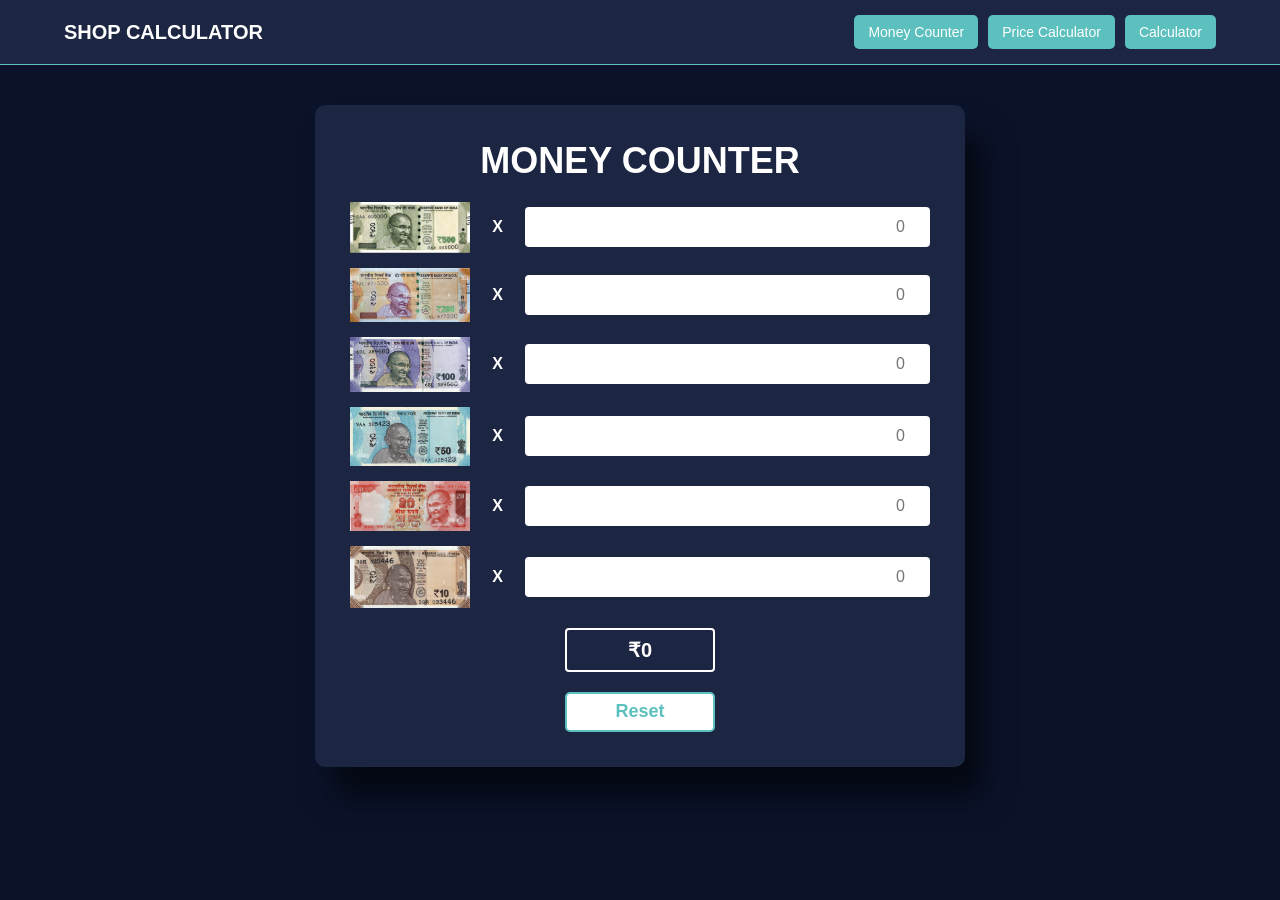
<file: index.html>
<!DOCTYPE html>

<html lang="en">

<head> <meta charset="UTF-8"> <meta name="viewport" content="width=device-width, initial-scale=1.0"> <title>Money Counter</title> <link rel="stylesheet" href="style.css"> </head>

<body>

<nav class="navbar">

    <div class="logo">
        SHOP CALCULATOR
    </div>

    <div class="nav-links">
        <a href="index.html" class="active">Money Counter</a>
        <a href="price-calculator.html">Price Calculator</a>
        <a href="calculator.html">Calculator</a>
    </div>

</nav>


<main class="hero">

    <div class="cont">

        <h1>MONEY COUNTER</h1>

        <div class="cash">

            <div class="mon">
                <img src="img/500.png" alt="₹500">
                <span>X</span>
                <input id="five" type="number" min="0" placeholder="0">
            </div>

            <div class="mon">
                <img src="img/200N.png" alt="₹200">
                <span>X</span>
                <input id="two" type="number" min="0" placeholder="0">
            </div>

            <div class="mon">
                <img src="img/100.png" alt="₹100">
                <span>X</span>
                <input id="one" type="number" min="0" placeholder="0">
            </div>

            <div class="mon">
                <img src="img/50.png" alt="₹50">
                <span>X</span>
                <input id="fifty" type="number" min="0" placeholder="0">
            </div>

            <div class="mon">
                <img src="img/20.png" alt="₹20">
                <span>X</span>
                <input id="twenty" type="number" min="0" placeholder="0">
            </div>

            <div class="mon">
                <img src="img/10.png" alt="₹10">
                <span>X</span>
                <input id="ten" type="number" min="0" placeholder="0">
            </div>

        </div>

        <div class="total" id="moneyTotal">
            ₹0
        </div>

        <button class="reset-btn" id="resetBtn">
            Reset
        </button>

    </div>

</main>

<script src="money-counter.js"></script>

</body>

</html>
</file>
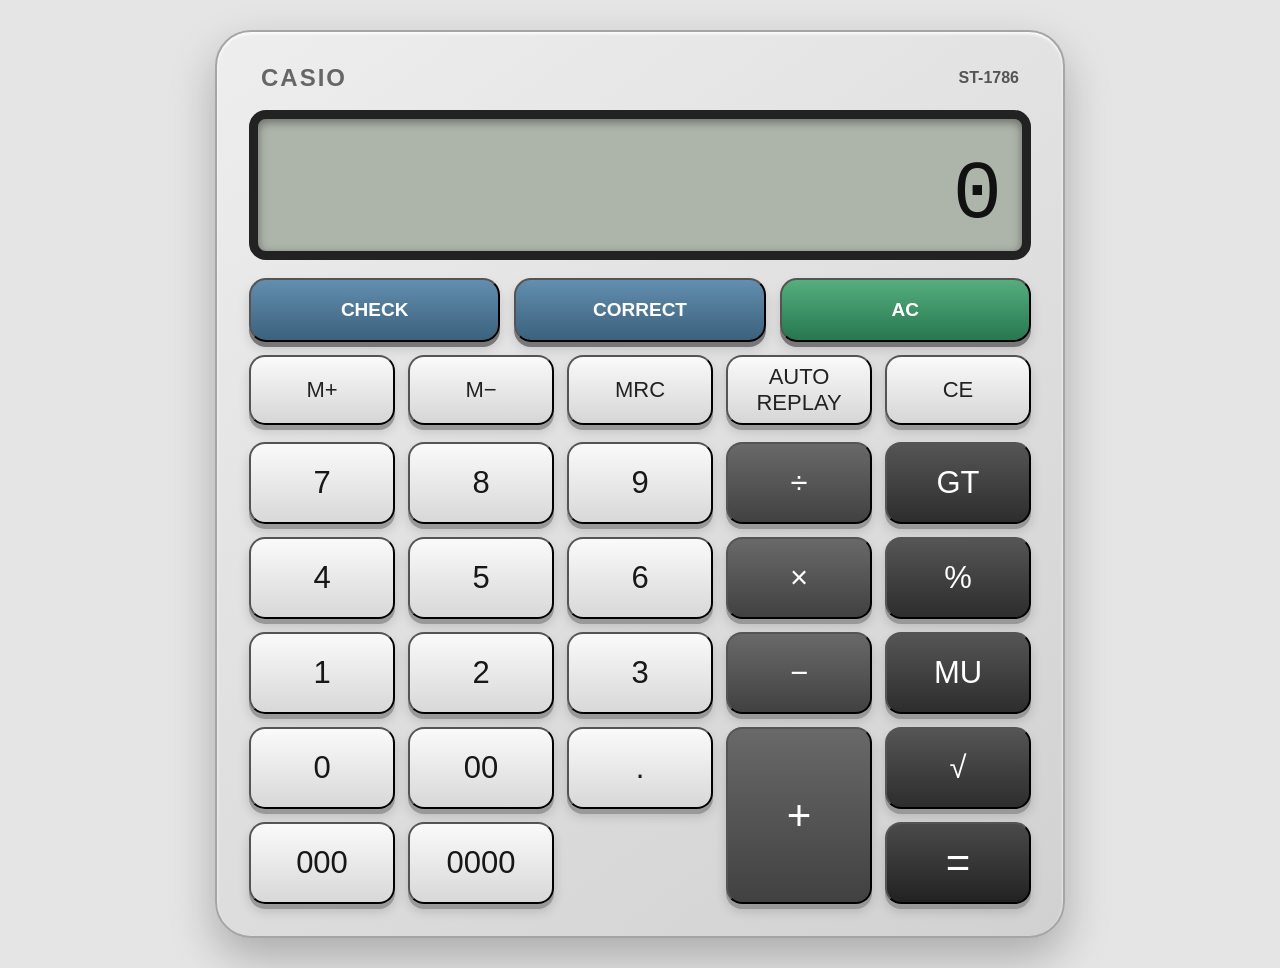
<file: calculator.html>
<!DOCTYPE html>
<html lang="en">
<head>
    <meta charset="UTF-8">
    <meta name="viewport" content="width=device-width, initial-scale=1.0">

    <title>Money Calculator</title>

    <link rel="stylesheet" href="calculator.css">
</head>

<body>

<div class="calculator-app">

    <div class="calculator">

        <!-- TOP BRAND -->
        <div class="brand-row">
            <div class="brand">CASIO</div>
            <div class="model">ST-1786</div>
        </div>

        <!-- DISPLAY -->
        <div class="display-area">

            <div id="mode" class="mode"></div>

            <div id="display">0</div>

        </div>


        <!-- CHECK / CORRECT / AC -->
        <div class="top-buttons">

            <button
                class="check-button"
                data-action="check">
                CHECK
            </button>

            <button
                class="check-button"
                data-action="correct">
                CORRECT
            </button>

            <button
                class="ac-button"
                data-action="ac">
                AC
            </button>

        </div>


        <!-- MEMORY ROW -->
        <div class="memory-buttons">

            <button data-action="memory-plus">
                M+
            </button>

            <button data-action="memory-minus">
                M−
            </button>

            <button data-action="memory-recall">
                MRC
            </button>

            <button data-action="auto-replay">
                AUTO<br>REPLAY
            </button>

            <button data-action="ce">
                CE
            </button>

        </div>


        <!-- MAIN KEYPAD -->
        <div class="keypad">

            <!-- ROW 1 -->
            <button class="number" data-value="7">7</button>
            <button class="number" data-value="8">8</button>
            <button class="number" data-value="9">9</button>

            <button class="operator" data-value="/">
                ÷
            </button>

            <button class="function" data-action="gt">
                GT
            </button>


            <!-- ROW 2 -->
            <button class="number" data-value="4">4</button>
            <button class="number" data-value="5">5</button>
            <button class="number" data-value="6">6</button>

            <button class="operator" data-value="*">
                ×
            </button>

            <button class="function" data-action="percent">
                %
            </button>


            <!-- ROW 3 -->
            <button class="number" data-value="1">1</button>
            <button class="number" data-value="2">2</button>
            <button class="number" data-value="3">3</button>

            <button class="operator" data-value="-">
                −
            </button>

            <button class="function" data-action="mu">
                MU
            </button>


            <!-- ROW 4 -->
            <button class="number" data-value="0">
                0
            </button>

            <button class="number" data-value="00">
                00
            </button>

            <button class="number" data-value=".">
                .
            </button>

            <!-- PLUS = DOUBLE HEIGHT -->
            <button
                class="operator plus-button"
                data-value="+">
                +
            </button>

            <button
                class="function"
                data-action="sqrt">
                √
            </button>


            <!-- ROW 5 -->
            <button
                class="number"
                data-value="000">
                000
            </button>

            <button
                class="number"
                data-value="0000">
                0000
            </button>

            <button class="empty-key"></button>

            <!-- + occupies this row too -->

            <!-- EQUALS ON RIGHT -->
            <button
                class="equals-button"
                data-action="equals">
                =
            </button>

        </div>

    </div>


    <!-- ================= HISTORY ================= -->

    <div
        id="historyOverlay"
        class="overlay hidden">

        <div class="modal">

            <div class="modal-header">

                <h2>Calculation History</h2>

                <button
                    id="closeHistory"
                    class="close-button">
                    ×
                </button>

            </div>

            <div id="historyList"></div>

            <button
                id="clearHistory"
                class="clear-history">
                CLEAR HISTORY
            </button>

        </div>

    </div>


    <!-- ================= CHECK ================= -->

    <div
        id="checkOverlay"
        class="overlay hidden">

        <div class="modal check-modal">

            <div class="modal-header">

                <h2>CHECK</h2>

                <button
                    id="closeCheck"
                    class="close-button">
                    ×
                </button>

            </div>


            <div class="check-display">

                <div class="check-step-label">
                    NUMBER
                    <span id="checkPosition"></span>
                </div>

                <div
                    id="checkNumber"
                    class="check-number">
                    0
                </div>

            </div>


            <div class="check-navigation">

                <button id="previousCheck">
                    ◀ PREVIOUS
                </button>

                <button id="nextCheck">
                    NEXT ▶
                </button>

            </div>


            <div class="check-actions">

                <button id="correctNumber">
                    CORRECT
                </button>

                <button id="finishCheck">
                    ✓ FINISH CHECK
                </button>

                <button
                    id="saveCalculation"
                    class="save-button">
                    SAVE HISTORY
                </button>

            </div>

        </div>

    </div>

</div>


<script src="calculator.js"></script>

</body>
</html>
</file>
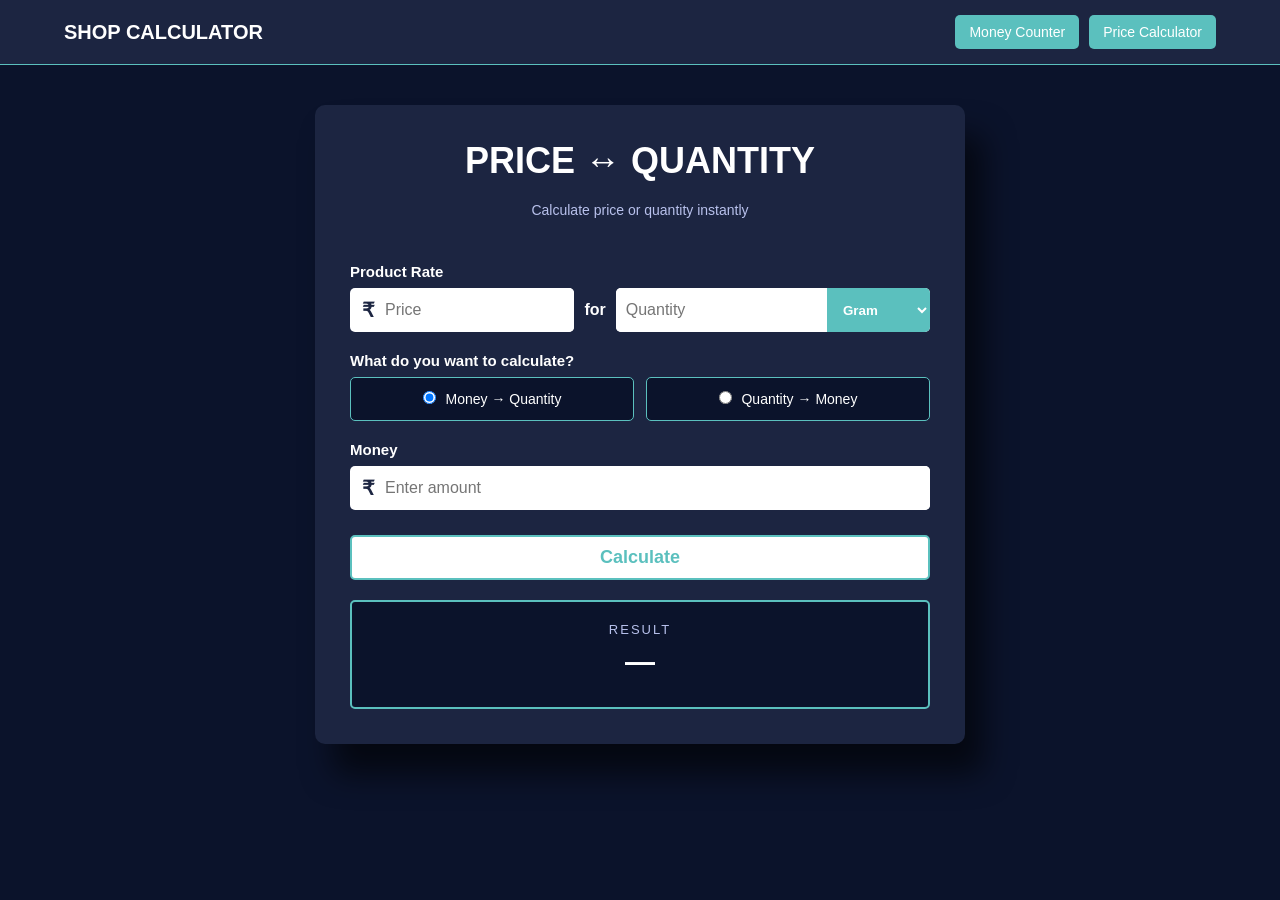
<file: price-calculator.html>
<!DOCTYPE html>

<html lang="en">

<head> <meta charset="UTF-8"> <meta name="viewport" content="width=device-width, initial-scale=1.0"> <title>Price Calculator</title> <link rel="stylesheet" href="style.css"> </head>

<body>

<nav class="navbar">

    <div class="logo">
        SHOP CALCULATOR
    </div>

    <div class="nav-links">
        <a href="index.html">Money Counter</a>
        <a href="price-calculator.html" class="active">Price Calculator</a>
    </div>

</nav>


<main class="hero">

    <div class="cont">

        <h1>PRICE ↔ QUANTITY</h1>

        <p class="subtitle">
            Calculate price or quantity instantly
        </p>


        <div class="calculator">

            <div class="form-group">

                <label>Product Rate</label>

                <div class="rate-box">

                    <div class="rate-field">

                        <span class="rupee">₹</span>

                        <input
                            id="rate"
                            type="number"
                            min="0"
                            step="any"
                            placeholder="Price"
                        >

                    </div>

                    <span class="for-text">
                        for
                    </span>

                    <div class="quantity-field">

                        <input
                            id="rateQuantity"
                            type="number"
                            min="0"
                            step="any"
                            placeholder="Quantity"
                        >

                        <select id="rateUnit">

                            <option value="kg">
                                KG
                            </option>

                            <option value="g" selected>
                                Gram
                            </option>

                            <option value="mg">
                                Milligram
                            </option>

                        </select>

                    </div>

                </div>

            </div>


            <div class="form-group">

                <label>
                    What do you want to calculate?
                </label>

                <div class="radio-container">

                    <label class="radio-option">

                        <input
                            type="radio"
                            name="calculation"
                            value="moneyToQuantity"
                            checked
                        >

                        <span>
                            Money → Quantity
                        </span>

                    </label>

                    <label class="radio-option">

                        <input
                            type="radio"
                            name="calculation"
                            value="quantityToMoney"
                        >

                        <span>
                            Quantity → Money
                        </span>

                    </label>

                </div>

            </div>


            <div
                class="form-group"
                id="moneyInputGroup"
            >

                <label>
                    Money
                </label>

                <div class="input-row">

                    <span class="rupee">
                        ₹
                    </span>

                    <input
                        id="moneyInput"
                        type="number"
                        min="0"
                        step="any"
                        placeholder="Enter amount"
                    >

                </div>

            </div>


            <div
                class="form-group hidden"
                id="quantityInputGroup"
            >

                <label>
                    Quantity
                </label>

                <div class="input-row">

                    <input
                        id="quantityInput"
                        type="number"
                        min="0"
                        step="any"
                        placeholder="Enter quantity"
                    >

                    <select id="quantityUnit">

                        <option value="kg">
                            KG
                        </option>

                        <option value="g" selected>
                            Gram
                        </option>

                        <option value="mg">
                            Milligram
                        </option>

                    </select>

                </div>

            </div>


            <button
                class="calculate-btn"
                id="calculateBtn"
            >
                Calculate
            </button>


            <div class="result">

                <div class="result-title">
                    RESULT
                </div>

                <div
                    class="result-value"
                    id="result"
                >
                    —
                </div>

                <div
                    class="result-details"
                    id="resultDetails"
                >
                </div>

            </div>

        </div>

    </div>

</main>

<script src="price-calculator.js"></script>

</body>

</html>
</file>
<file: style.css>
*{
margin: 0;
padding: 0;
box-sizing: border-box;
}

html {
width: 100%;
overflow-x: hidden;
}

body {
width: 100%;
min-height: 100vh;
font-family: Arial, sans-serif;
background-color: #0b132b;
overflow-x: hidden;
}

/* NAVBAR */

.navbar {
width: 100%;
min-height: 65px;

background-color: #1c2541;

display: flex;
align-items: center;
justify-content: space-between;

padding: 12px 5%;

border-bottom: 1px solid #5bc0be;

}

.logo {
color: white;
font-size: 20px;
font-weight: bold;
}

.nav-links {
display: flex;
align-items: center;
gap: 10px;
}

.nav-links a {
color: #b8c1ec;
text-decoration: none;

padding: 9px 14px;

border-radius: 5px;

font-size: 14px;

}

.nav-links a,
.nav-links a.active {
background-color: #5bc0be;
color: white;
}

/* HERO */

.hero {
width: 100%;
min-height: calc(100vh - 65px);

display: flex;
justify-content: center;
align-items: flex-start;

padding: 40px 20px;

}

/* MAIN CONTAINER */

.cont {
width: 100%;
max-width: 650px;

background-color: #1c2541;

display: flex;
flex-direction: column;
align-items: center;

gap: 20px;

padding: 35px;

border-radius: 10px;

box-shadow: 18px 30px 31px rgba(0, 0, 0, 0.6);

}

/* HEADINGS */

h1 {
width: 100%;

color: white;

text-align: center;

font-size: clamp(24px, 5vw, 36px);

}

h2 {
color: white;
}

.subtitle {
color: #b8c1ec;

text-align: center;

font-size: 14px;

}

/* MONEY COUNTER */

.cash {
width: 100%;

display: flex;
flex-direction: column;

gap: 15px;

}

.mon {
width: 100%;

display: grid;

grid-template-columns: 120px 25px 1fr;

align-items: center;

gap: 15px;

}

.cash img {
width: 120px;

max-width: 100%;

height: auto;

}

.mon span {
color: white;

font-weight: bold;

text-align: center;

}

.mon input {
width: 100%;

min-width: 0;

height: 40px;

border: none;

outline: none;

border-radius: 4px;

padding: 0 10px;

font-size: 16px;

text-align: right;

}

/* TOTAL */

.total {
width: 150px;

border: 2px solid white;

color: white;

text-align: center;

padding: 8px;

font-size: 20px;

font-weight: bold;

border-radius: 4px;

}

/* BUTTON */

.reset-btn,
.calculate-btn {
border: none;

outline: none;

border-radius: 5px;

background-color: #5bc0be;

color: white;

font-weight: bold;

cursor: pointer;

transition: 0.2s;

}

.reset-btn {
width: 150px;

height: 40px;

font-size: 18px;

}

.reset-btn,
.calculate-btn {
background-color: white;

color: #5bc0be;

border: 2px solid #5bc0be;

}

/* CALCULATOR */

.calculator {
width: 100%;

padding-top: 5px;

}

.form-group {
width: 100%;

margin-top: 20px;

}

.form-group > label {
display: block;

color: white;

margin-bottom: 8px;

font-weight: bold;

font-size: 15px;

}

/* RATE */

.rate-box {
width: 100%;

display: grid;

grid-template-columns: 1fr auto 1.4fr;

align-items: center;

gap: 10px;

}

.rate-field,
.quantity-field {
width: 100%;

height: 44px;

display: flex;

align-items: center;

background-color: white;

border-radius: 5px;

overflow: hidden;

}

.rate-field input,
.quantity-field input {
width: 100%;

min-width: 0;

height: 44px;

border: none;

outline: none;

padding: 0 10px;

font-size: 16px;

}

.rupee {
color: #1c2541;

font-size: 20px;

font-weight: bold;

padding-left: 12px;

}

.for-text {
color: white;

font-weight: bold;

}

.quantity-field select,
.input-row select {
height: 44px;

border: none;

outline: none;

background-color: #5bc0be;

color: white;

font-weight: bold;

padding: 0 12px;

cursor: pointer;

}

/* INPUT */

.input-row {
width: 100%;

display: flex;

align-items: center;

background-color: white;

border-radius: 5px;

overflow: hidden;

}

.input-row input {
flex: 1;

min-width: 0;

height: 44px;

border: none;

outline: none;

padding: 0 10px;

font-size: 16px;

}

/* RADIO */

.radio-container {
width: 100%;

display: grid;

grid-template-columns: 1fr 1fr;

gap: 12px;

}

.radio-option {
width: 100%;

background-color: #0b132b;

color: white;

padding: 13px 10px;

border: 1px solid #5bc0be;

border-radius: 5px;

cursor: pointer;

text-align: center;

font-size: 14px;

}

.radio-option input {
margin-right: 6px;
}

/* HIDDEN */

.hidden {
display: none !important;
}

/* CALCULATE */

.calculate-btn {
width: 100%;

height: 45px;

margin-top: 25px;

font-size: 18px;

}

/* RESULT */

.result {
width: 100%;

margin-top: 20px;

background-color: #0b132b;

border: 2px solid #5bc0be;

border-radius: 5px;

padding: 20px;

text-align: center;

}

.result-title {
color: #b8c1ec;

font-size: 13px;

letter-spacing: 2px;

margin-bottom: 8px;

}

.result-value {
color: white;

font-size: clamp(22px, 5vw, 30px);

font-weight: bold;

overflow-wrap: anywhere;

}

.result-details {
color: #b8c1ec;

margin-top: 8px;

font-size: 14px;

line-height: 1.6;

overflow-wrap: anywhere;

}

/* TABLET */

@media (max-width: 700px) {

.navbar {
    padding: 12px 20px;
}

.hero {
    padding: 25px 15px;
}

.cont {
    padding: 30px 25px;
}

.mon {
    grid-template-columns: 100px 20px 1fr;

    gap: 12px;
}

.cash img {
    width: 100px;
}

}

/* MOBILE */

@media (max-width: 550px) {

.navbar {
    flex-direction: column;

    gap: 10px;

    padding: 15px 10px;
}

.logo {
    font-size: 18px;
}

.nav-links {
    width: 100%;
}

.nav-links a {
    flex: 1;

    text-align: center;

    font-size: 12px;

    padding: 8px 5px;
}

.hero {
    padding: 15px 10px;
}

.cont {
    padding: 25px 15px;

    border-radius: 8px;
}

.mon {
    grid-template-columns: 75px 18px 1fr;

    gap: 8px;
}

.cash img {
    width: 75px;
}

.mon input {
    height: 38px;

    font-size: 15px;
}

.rate-box {
    grid-template-columns: 1fr;
}

.for-text {
    text-align: center;
}

.radio-container {
    grid-template-columns: 1fr;
}

}

/* SMALL MOBILE */

@media (max-width: 380px) {

.cont {
    padding: 20px 10px;
}

.mon {
    grid-template-columns: 60px 15px 1fr;

    gap: 6px;
}

.cash img {
    width: 60px;
}

.mon input {
    height: 36px;

    font-size: 14px;
}

.rate-field input,
.quantity-field input,
.input-row input {
    font-size: 14px;
}

.quantity-field select,
.input-row select {
    padding: 0 7px;

    font-size: 12px;
}

}

/* VERY SMALL */

@media (max-width: 320px) {

.cont {
    padding: 18px 7px;
}

.mon {
    grid-template-columns: 50px 12px 1fr;

    gap: 5px;
}

.cash img {
    width: 50px;
}

.mon span {
    font-size: 13px;
}

.mon input {
    height: 34px;

    font-size: 13px;
}

.nav-links a {
    font-size: 11px;
}

}
</file>
<file: calculator.css>
* {
    box-sizing: border-box;
    -webkit-tap-highlight-color: transparent;
}

html,
body {
    margin: 0;
    padding: 0;
    min-height: 100%;
}

body {
    min-height: 100vh;

    background:
        #e5e5e5;

    font-family:
        Arial,
        Helvetica,
        sans-serif;

    display: flex;

    justify-content: center;
    align-items: center;

    padding: 30px;
}


/* =========================================
   MAIN CALCULATOR
========================================= */

.calculator-app {
    width: min(100%, 850px);

    position: relative;
}


.calculator {

    width: 100%;

    padding: 32px;

    border-radius: 36px;

    background:
        linear-gradient(
            145deg,
            #eeeeee,
            #d1d1d1
        );

    border: 2px solid #a5a5a5;

    box-shadow:
        0 20px 45px rgba(0, 0, 0, .25),
        inset 0 2px 3px rgba(255, 255, 255, .9);
}


/* =========================================
   BRAND
========================================= */

.brand-row {

    display: flex;

    justify-content: space-between;

    align-items: center;

    padding:
        0 12px 18px;
}


.brand {

    font-size: 24px;

    font-weight: 800;

    letter-spacing: 2px;

    color: #666;
}


.model {

    font-size: 16px;

    font-weight: bold;

    color: #555;
}


/* =========================================
   DISPLAY
========================================= */

.display-area {

    height: 150px;

    background: #adb4aa;

    border:
        9px solid #222;

    border-radius: 17px;

    padding:
        10px 20px;

    display: flex;

    flex-direction: column;

    justify-content: center;

    align-items: flex-end;

    overflow: hidden;

    box-shadow:
        inset 0 3px 10px rgba(0, 0, 0, .4);
}


.mode {

    width: 100%;

    min-height: 20px;

    text-align: left;

    font-size: 14px;

    font-weight: bold;

    color: #333;
}


#display {

    width: 100%;

    text-align: right;

    font-family:
        "Courier New",
        monospace;

    font-size:
        clamp(48px, 8vw, 82px);

    color: #111;

    white-space: nowrap;

    overflow: hidden;

    text-overflow: ellipsis;
}


/* =========================================
   TOP BUTTONS
========================================= */

.top-buttons {

    display: grid;

    grid-template-columns:
        1fr 1fr 1fr;

    gap: 14px;

    margin-top: 18px;
}


.top-buttons button {

    height: 64px;

    border-radius: 17px;

    font-size: 19px;

    font-weight: 600;

    color: white;

    box-shadow:
        0 5px 0 #777,
        0 7px 12px rgba(0, 0, 0, .15);
}


.check-button {

    background:
        linear-gradient(
            #638eaf,
            #3b617d
        );
}


.ac-button {

    background:
        linear-gradient(
            #55ae7d,
            #277750
        );
}


/* =========================================
   MEMORY BUTTONS
========================================= */

.memory-buttons {

    display: grid;

    grid-template-columns:
        repeat(5, 1fr);

    gap: 13px;

    margin-top: 13px;

    margin-bottom: 17px;
}


.memory-buttons button {

    min-height: 70px;

    border-radius: 16px;

    background:
        linear-gradient(
            #fafafa,
            #d6d6d6
        );

    font-size: 22px;

    color: #222;

    box-shadow:
        0 5px 0 #999,
        0 7px 12px rgba(0, 0, 0, .14);
}


/* =========================================
   KEYPAD
========================================= */

.keypad {

    display: grid;

    grid-template-columns:
        repeat(5, 1fr);

    grid-template-rows:
        repeat(5, 82px);

    gap: 13px;
}


/* ALL KEYS */

.keypad button {

    border-radius: 16px;

    font-size: 31px;

    font-weight: 500;

    color: #171717;

    background:
        linear-gradient(
            #fafafa,
            #d5d5d5
        );

    box-shadow:
        0 5px 0 #999,
        0 7px 12px rgba(0, 0, 0, .16);

    transition:
        transform .07s,
        box-shadow .07s;
}


/* NUMBER KEYS */

.number {

    background:
        linear-gradient(
            #fafafa,
            #d8d8d8
        ) !important;
}


/* OPERATOR KEYS */

.operator {

    background:
        linear-gradient(
            #696969,
            #414141
        ) !important;

    color: white !important;
}


/* FUNCTION KEYS */

.function {

    background:
        linear-gradient(
            #555555,
            #2d2d2d
        ) !important;

    color: white !important;
}


/* =========================================
   PLUS
   SPANS TWO ROWS
========================================= */

.plus-button {

    grid-column: 4;

    grid-row: 4 / 6;

    font-size: 42px !important;
}


/* =========================================
   EQUALS
   RIGHT OF PLUS
   ALSO DOUBLE HEIGHT
========================================= */

.equals-button {

    grid-column: 5;

    grid-row: 5;

    background:
        linear-gradient(
            #4a4a4a,
            #222
        ) !important;

    color: white !important;

    font-size: 42px !important;
}


/*
   Move equals to the right-side
   lower position.
*/


/* =========================================
   EMPTY KEYS
========================================= */

.empty-key {

    visibility: hidden;

    pointer-events: none;
}


/* =========================================
   BUTTON PRESS
========================================= */

button:active {

    transform:
        translateY(4px);

    box-shadow:
        0 1px 0 #888,
        0 3px 6px rgba(0, 0, 0, .15);
}


/* =========================================
   OVERLAY
========================================= */

.overlay {

    position: absolute;

    inset: 0;

    z-index: 100;

    background:
        rgba(0, 0, 0, .35);

    display: flex;

    justify-content: center;

    align-items: center;

    padding: 25px;
}


.hidden {
    display: none;
}


/* =========================================
   MODAL
========================================= */

.modal {

    width: 100%;

    max-height: 90%;

    overflow-y: auto;

    background: #f5f5f5;

    border-radius: 27px;

    padding: 26px;

    box-shadow:
        0 20px 50px rgba(0, 0, 0, .35);
}


.modal-header {

    display: flex;

    justify-content: space-between;

    align-items: center;

    border-bottom:
        1px solid #ccc;

    padding-bottom: 15px;

    margin-bottom: 20px;
}


.modal-header h2 {

    margin: 0;

    font-size: 27px;
}


.close-button {

    width: 48px;

    height: 48px;

    border-radius: 50%;

    background: #222;

    color: white;

    font-size: 30px;
}


/* =========================================
   CHECK
========================================= */

.check-display {

    min-height: 300px;

    display: flex;

    flex-direction: column;

    justify-content: center;

    align-items: center;
}


.check-step-label {

    font-size: 16px;

    font-weight: bold;

    color: #777;

    letter-spacing: 1px;
}


.check-number {

    margin-top: 25px;

    font-family:
        "Courier New",
        monospace;

    font-size:
        clamp(60px, 10vw, 100px);

    font-weight: bold;

    color: #111;
}


.check-navigation {

    display: grid;

    grid-template-columns:
        1fr 1fr;

    gap: 13px;
}


.check-navigation button {

    min-height: 60px;

    border-radius: 13px;

    background: #333;

    color: white;

    font-size: 18px;

    font-weight: bold;
}


.check-navigation button:disabled {

    opacity: .4;

    cursor: not-allowed;
}


.check-actions {

    display: grid;

    grid-template-columns:
        1fr 1fr 1fr;

    gap: 13px;

    margin-top: 13px;
}


.check-actions button {

    min-height: 60px;

    border-radius: 13px;

    background: #333;

    color: white;

    font-size: 17px;

    font-weight: bold;
}


.save-button {

    background:
        #277b50 !important;
}


/* =========================================
   HISTORY
========================================= */

.history-item {

    background: white;

    border:
        1px solid #ddd;

    border-radius: 13px;

    padding: 15px;

    margin-bottom: 12px;
}


.history-time {

    color: #777;

    font-size: 13px;

    margin-bottom: 7px;
}


.history-expression {

    font-family:
        "Courier New",
        monospace;

    font-size: 19px;

    word-break: break-word;
}


.history-result {

    margin-top: 6px;

    font-size: 25px;

    font-weight: bold;
}


.delete-history {

    margin-top: 10px;

    padding: 9px 14px;

    border-radius: 8px;

    background: #222;

    color: white;
}


.clear-history {

    width: 100%;

    min-height: 55px;

    border-radius: 12px;

    background: #222;

    color: white;

    font-size: 17px;

    font-weight: bold;
}


/* =========================================
   TABLET
========================================= */

@media (max-width: 700px) {

    body {

        padding: 10px;

        align-items: flex-start;
    }


    .calculator {

        padding: 17px;

        border-radius: 25px;
    }


    .brand {

        font-size: 19px;
    }


    .model {

        font-size: 13px;
    }


    .display-area {

        height: 110px;

        border-width: 6px;
    }


    .top-buttons {

        gap: 8px;
    }


    .memory-buttons {

        gap: 7px;
    }


    .keypad {

        gap: 8px;

        grid-template-rows:
            repeat(5, minmax(62px, 72px));
    }


    .keypad button {

        border-radius: 11px;

        font-size: 24px;
    }


    .memory-buttons button {

        min-height: 57px;

        border-radius: 10px;

        font-size: 17px;
    }


    .top-buttons button {

        height: 54px;

        border-radius: 11px;

        font-size: 14px;
    }


    .plus-button,
    .equals-button {

        font-size: 34px !important;
    }
}


/* =========================================
   PHONE
========================================= */

@media (max-width: 430px) {

    body {

        padding: 5px;
    }


    .calculator {

        padding: 10px;

        border-radius: 20px;
    }


    .brand-row {

        padding:
            0 6px 10px;
    }


    .brand {

        font-size: 16px;
    }


    .model {

        font-size: 11px;
    }


    .display-area {

        height: 90px;

        border-width: 5px;

        padding:
            5px 10px;
    }


    .top-buttons {

        gap: 5px;

        margin-top: 10px;
    }


    .top-buttons button {

        height: 45px;

        font-size: 11px !important;
    }


    .memory-buttons {

        gap: 5px;

        margin-top: 8px;

        margin-bottom: 10px;
    }


    .memory-buttons button {

        min-height: 46px;

        font-size: 13px;
    }


    .keypad {

        gap: 5px;

        grid-template-rows:
            repeat(5, 58px);
    }


    .keypad button {

        font-size: 20px;

        border-radius: 8px;
    }


    .plus-button,
    .equals-button {

        font-size: 29px !important;
    }


    .modal {

        padding: 17px;
    }


    .check-actions {

        grid-template-columns: 1fr;
    }
}


/* =========================================
   VERY SMALL PHONE
========================================= */

@media (max-width: 340px) {

    .keypad {

        grid-template-rows:
            repeat(5, 50px);

        gap: 4px;
    }


    .keypad button {

        font-size: 17px;
    }


    .memory-buttons button {

        font-size: 11px;
    }


    .top-buttons button {

        font-size: 9px !important;
    }
}
</file>
